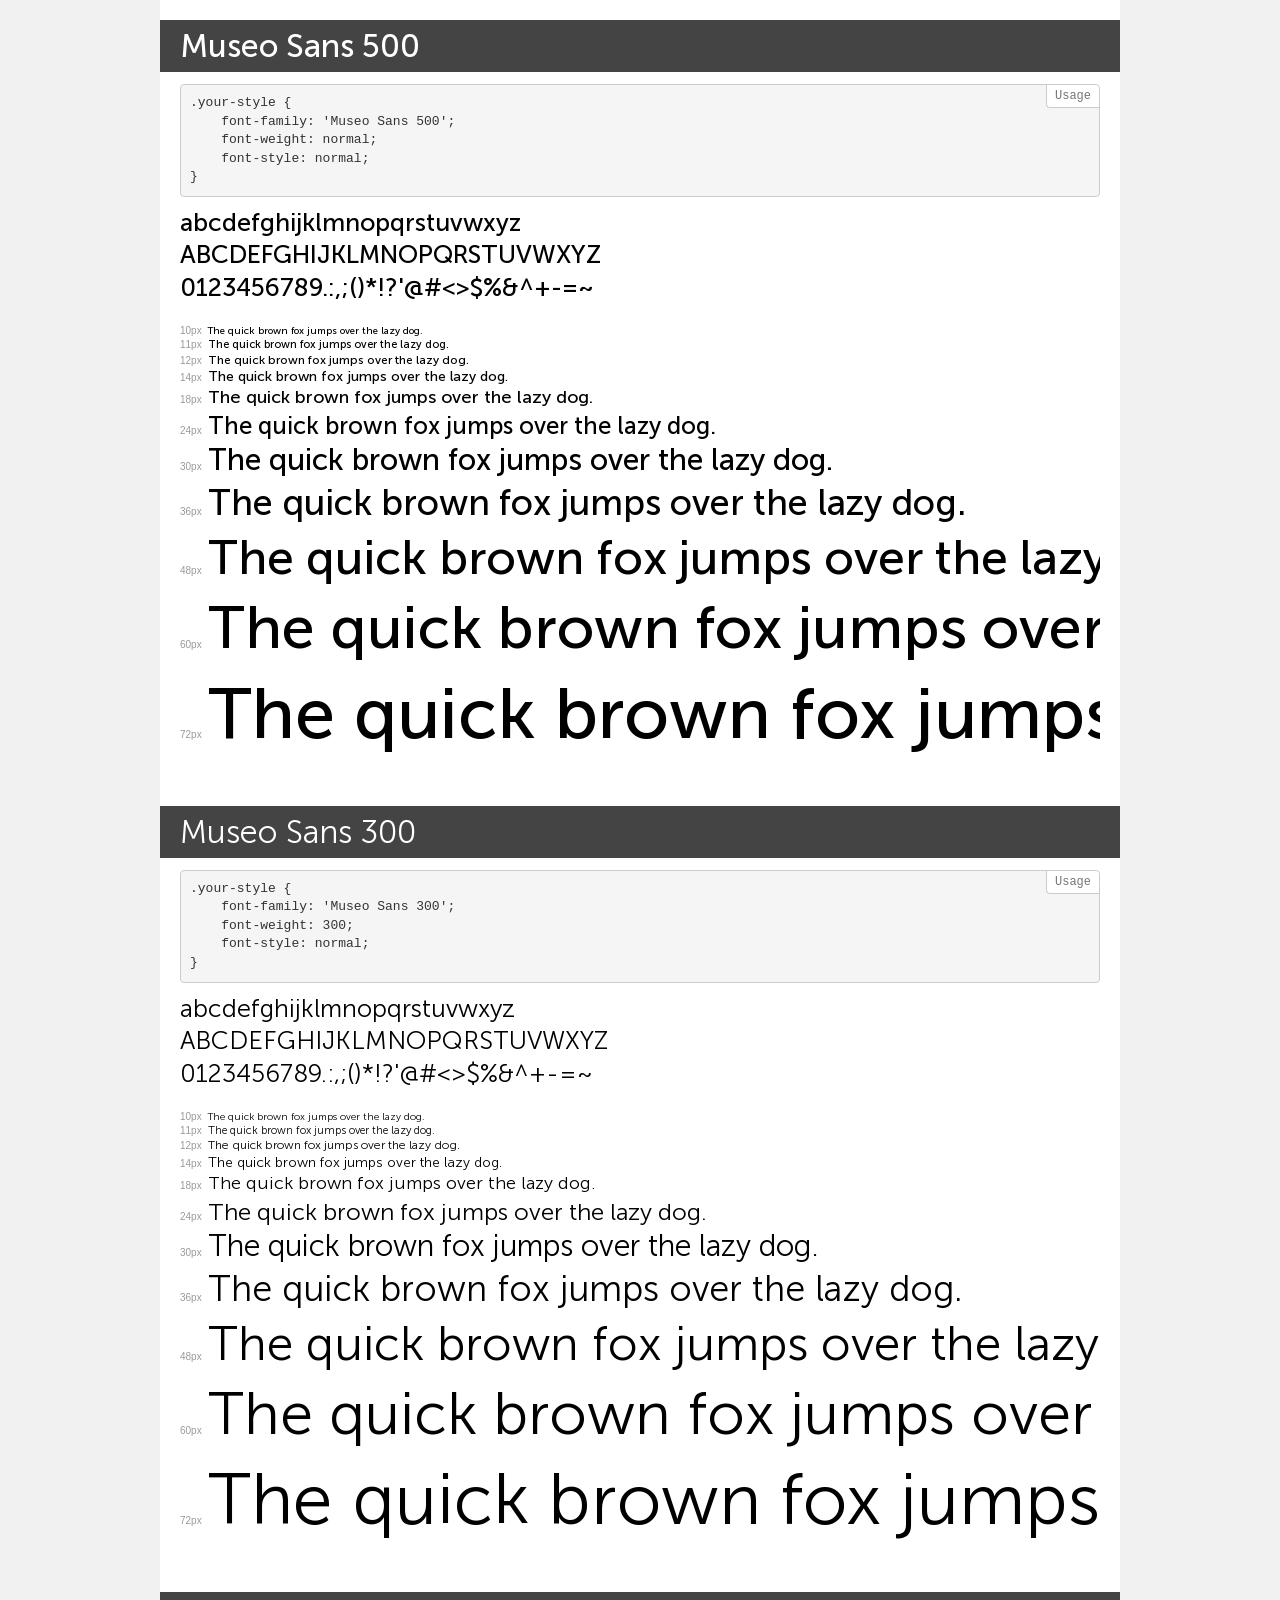
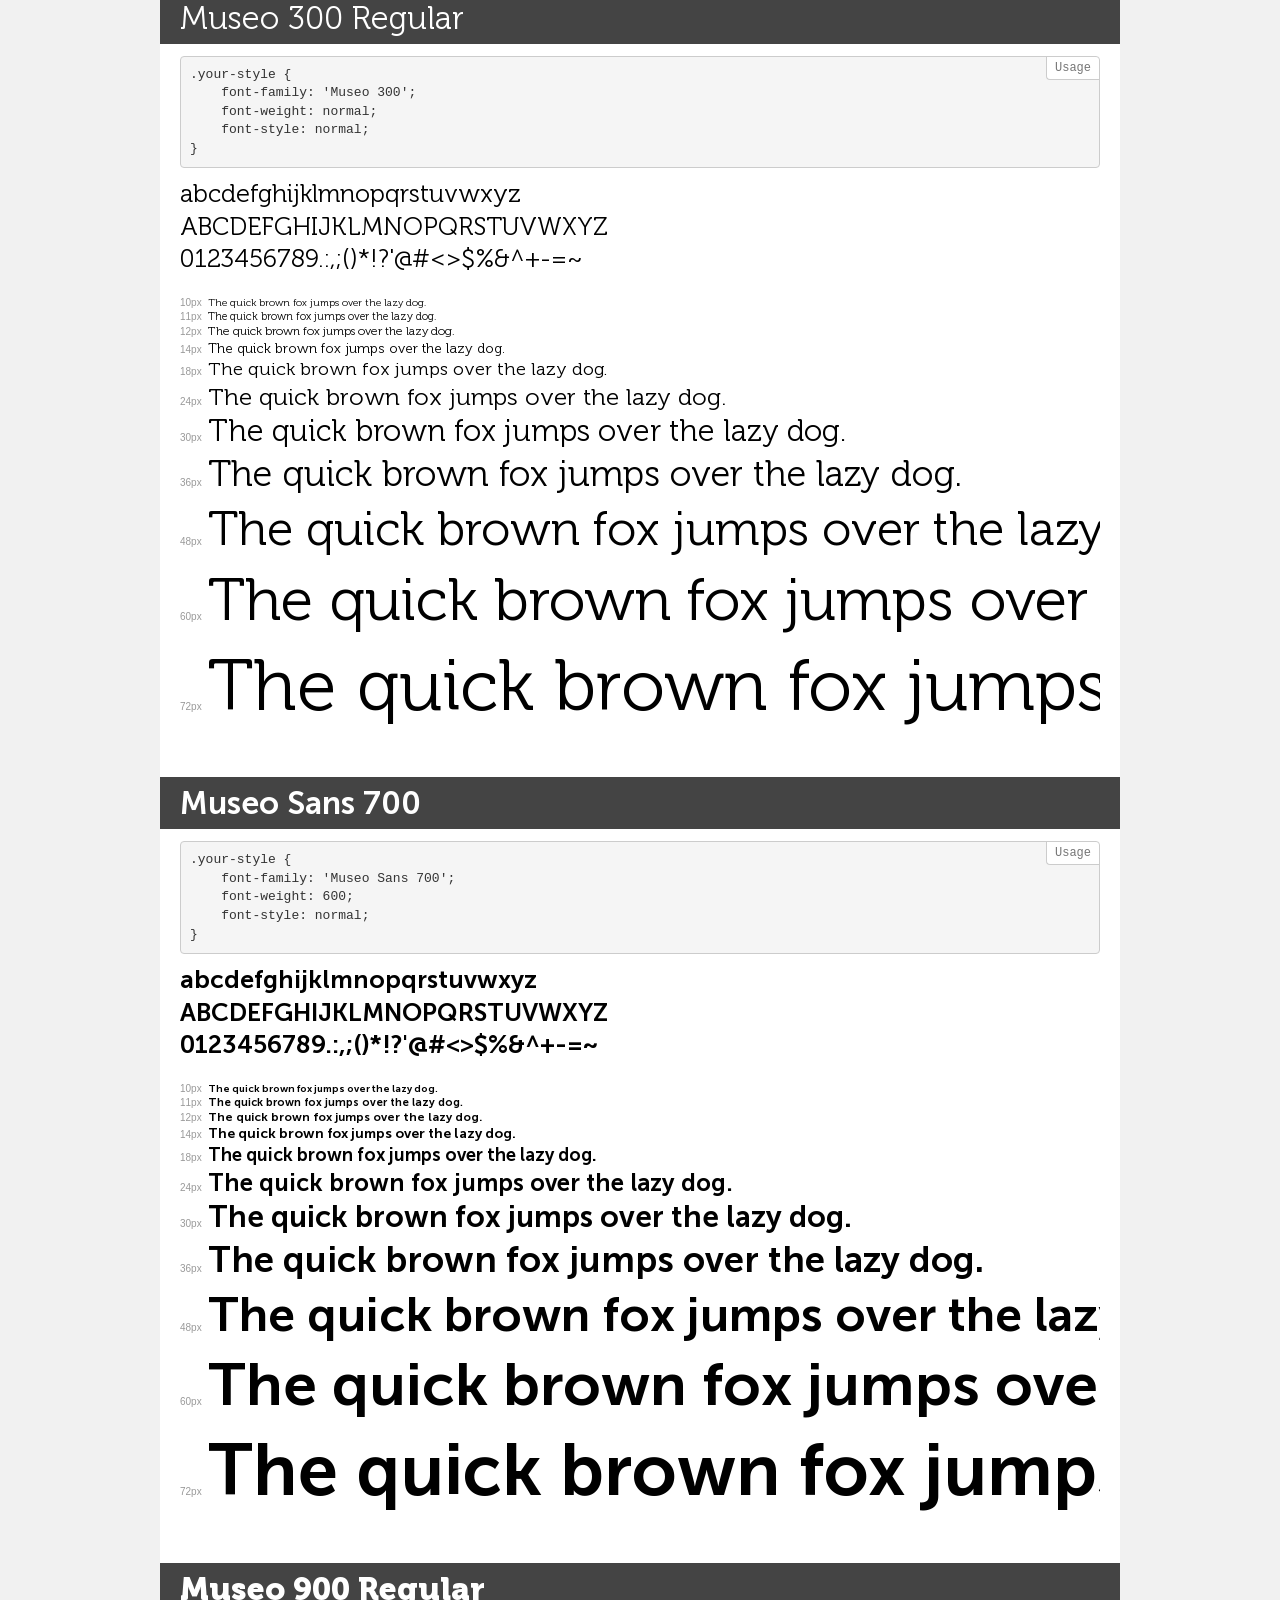
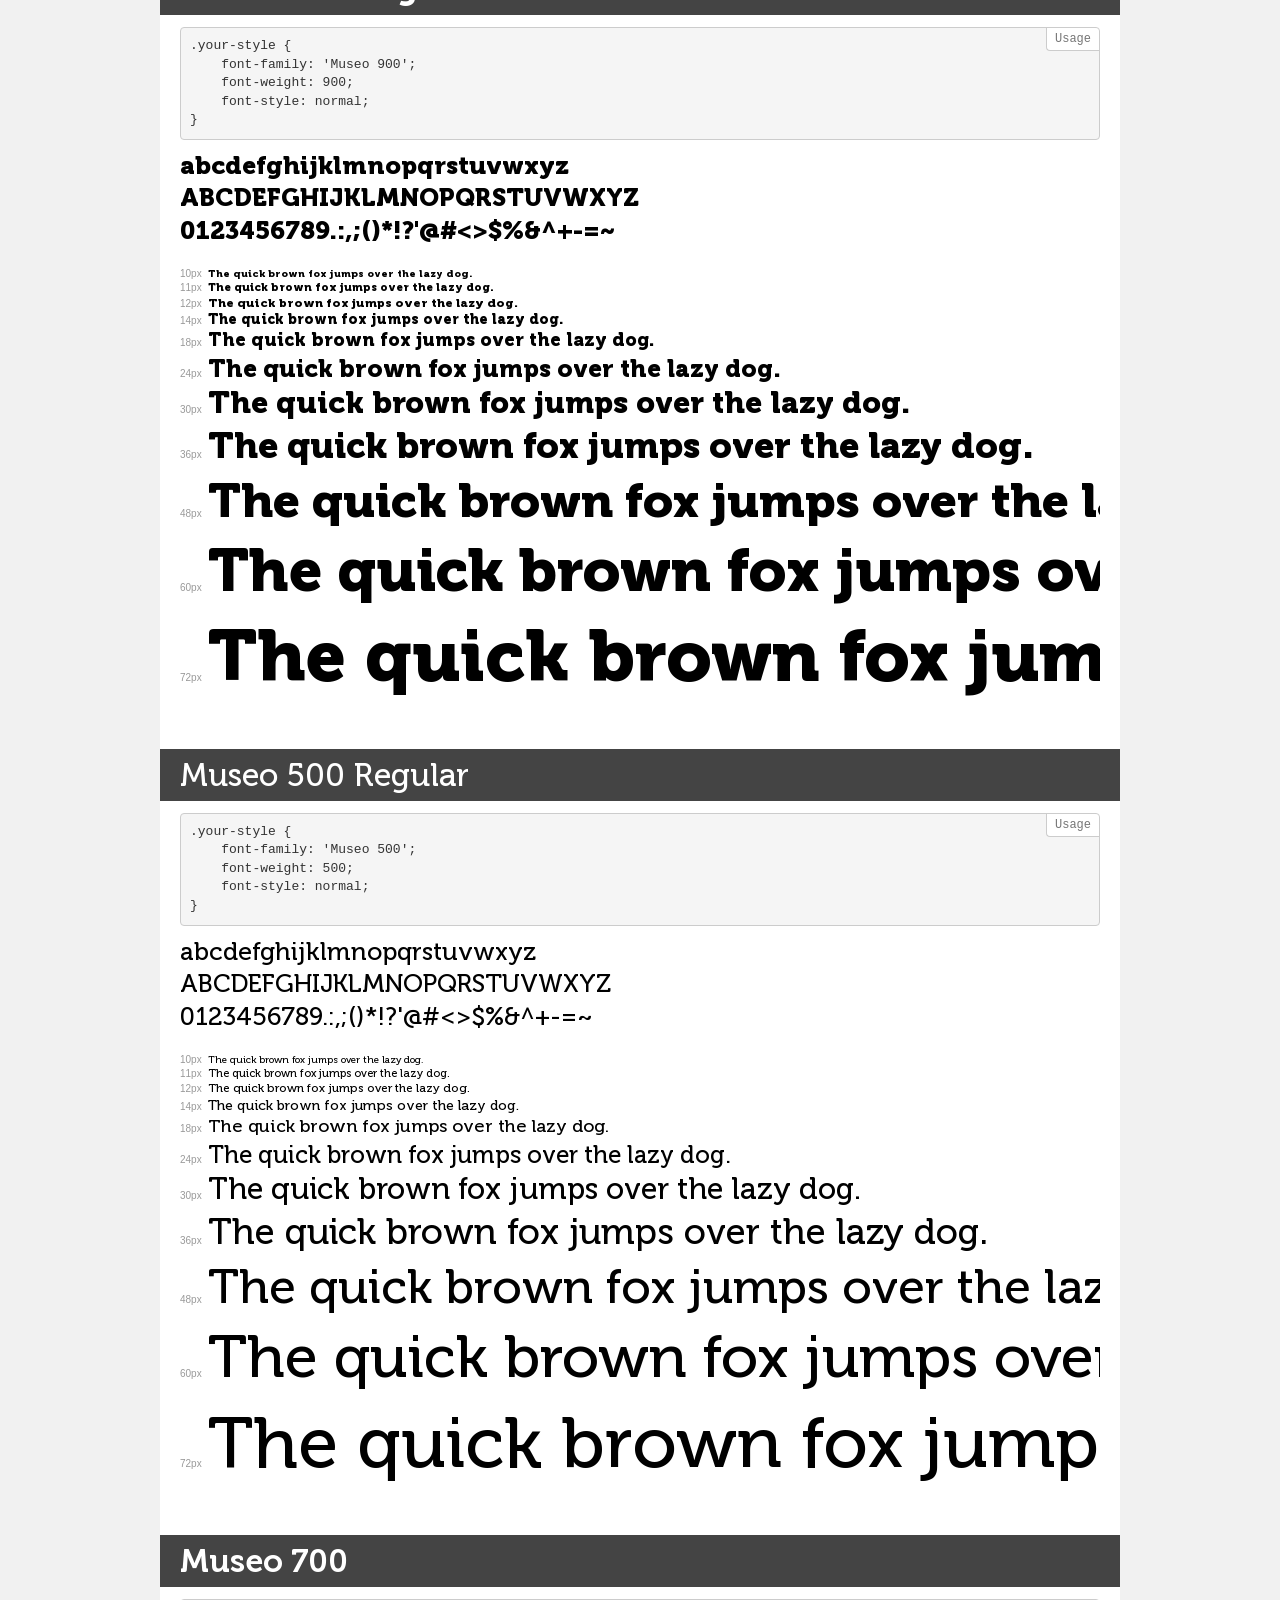
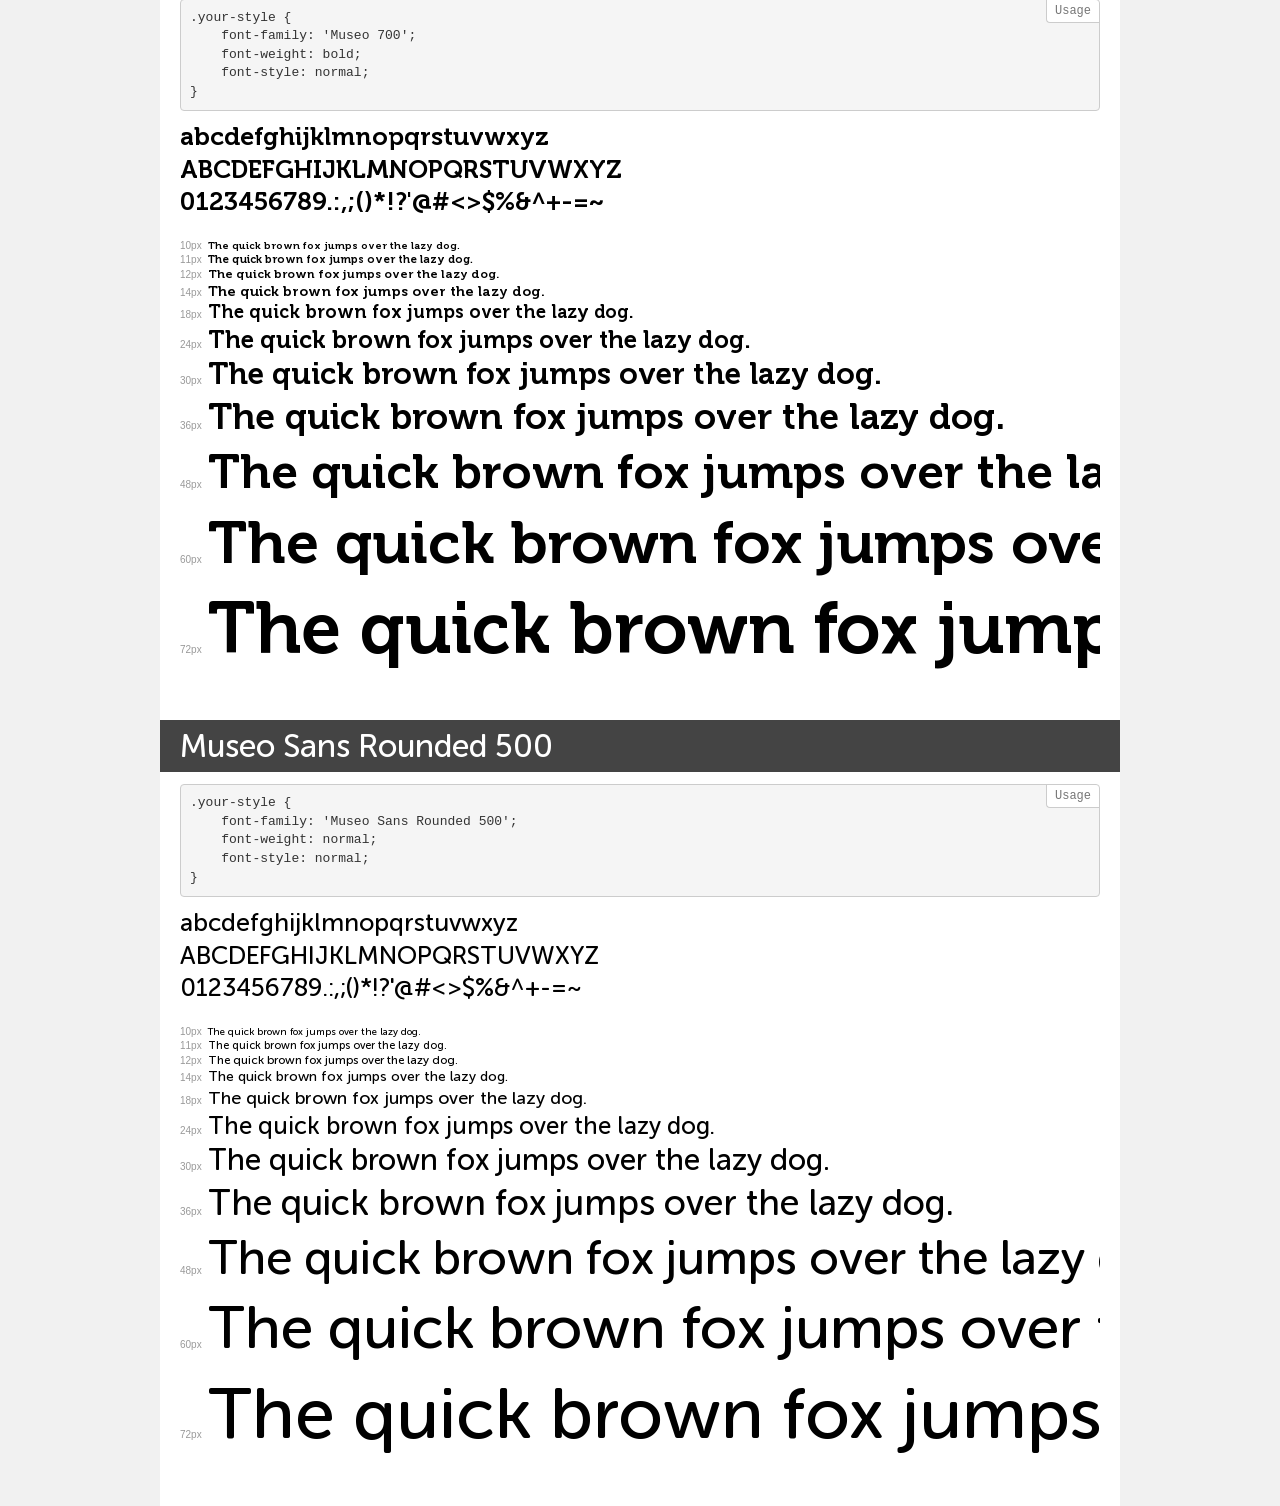
<file: GYVERNY/museo-fonts/demo.html>
<!DOCTYPE html>
<html>
<head>
    <meta charset="utf-8">
    <meta http-equiv="X-UA-Compatible" content="IE=edge">
    <meta name="viewport" content="width=device-width, initial-scale=1">
    <meta name="robots" content="noindex, noarchive">
    <meta name="format-detection" content="telephone=no">
    <title>Transfonter demo</title>
    <link href="stylesheet.css" rel="stylesheet">
    <style>
        /*
        http://meyerweb.com/eric/tools/css/reset/
        v2.0 | 20110126
        License: none (public domain)
        */
        html, body, div, span, applet, object, iframe,
        h1, h2, h3, h4, h5, h6, p, blockquote, pre,
        a, abbr, acronym, address, big, cite, code,
        del, dfn, em, img, ins, kbd, q, s, samp,
        small, strike, strong, sub, sup, tt, var,
        b, u, i, center,
        dl, dt, dd, ol, ul, li,
        fieldset, form, label, legend,
        table, caption, tbody, tfoot, thead, tr, th, td,
        article, aside, canvas, details, embed,
        figure, figcaption, footer, header, hgroup,
        menu, nav, output, ruby, section, summary,
        time, mark, audio, video {
            margin: 0;
            padding: 0;
            border: 0;
            font-size: 100%;
            font: inherit;
            vertical-align: baseline;
        }
        /* HTML5 display-role reset for older browsers */
        article, aside, details, figcaption, figure,
        footer, header, hgroup, menu, nav, section {
            display: block;
        }
        body {
            line-height: 1;
        }
        ol, ul {
            list-style: none;
        }
        blockquote, q {
            quotes: none;
        }
        blockquote:before, blockquote:after,
        q:before, q:after {
            content: '';
            content: none;
        }
        table {
            border-collapse: collapse;
            border-spacing: 0;
        }
        /* common styles */
        body {
            background: #f1f1f1;
            color: #000;
        }
        .page {
            background: #fff;
            width: 920px;
            margin: 0 auto;
            padding: 20px 20px 0 20px;
            overflow: hidden;
        }
        .font-container {
            overflow-x: auto;
            overflow-y: hidden;
            margin-bottom: 40px;
            line-height: 1.3;
            white-space: nowrap;
            padding-bottom: 5px;
        }
        h1 {
            position: relative;
            background: #444;
            font-size: 32px;
            color: #fff;
            padding: 10px 20px;
            margin: 0 -20px 12px -20px;
        }
        .letters {
            font-size: 25px;
            margin-bottom: 20px;
        }
        .s10:before {
            content: '10px';
        }
        .s11:before {
            content: '11px';
        }
        .s12:before {
            content: '12px';
        }
        .s14:before {
            content: '14px';
        }
        .s18:before {
            content: '18px';
        }
        .s24:before {
            content: '24px';
        }
        .s30:before {
            content: '30px';
        }
        .s36:before {
            content: '36px';
        }
        .s48:before {
            content: '48px';
        }
        .s60:before {
            content: '60px';
        }
        .s72:before {
            content: '72px';
        }
        .s10:before, .s11:before, .s12:before, .s14:before,
        .s18:before, .s24:before, .s30:before, .s36:before,
        .s48:before, .s60:before, .s72:before {
            font-family: Arial, sans-serif;
            font-size: 10px;
            font-weight: normal;
            font-style: normal;
            color: #999;
            padding-right: 6px;
        }
        pre {
            display: block;
            position: relative;
            padding: 9px;
            margin: 0 0 10px;
            font-family: Monaco, Menlo, Consolas, "Courier New", monospace !important;
            font-size: 13px;
            line-height: 1.428571429;
            color: #333;
            font-weight: normal !important;
            font-style: normal !important;
            background-color: #f5f5f5;
            border: 1px solid #ccc;
            overflow-x: auto;
            border-radius: 4px;
        }
        pre:after {
            display: block;
            position: absolute;
            right: 0;
            top: 0;
            content: 'Usage';
            line-height: 1;
            padding: 5px 8px;
            font-size: 12px;
            color: #767676;
            background-color: #fff;
            border: 1px solid #ccc;
            border-right: none;
            border-top: none;
            border-radius: 0 4px 0 4px;
            z-index: 10;
        }
        /* responsive */
        @media (max-width: 959px) {
            .page {
                width: auto;
                margin: 0;
            }
        }
    </style>
</head>
<body>
<div class="page">
    <div class="demo" style="font-family: 'Museo Sans 500'; font-weight: normal; font-style: normal;">
        <h1>Museo Sans 500</h1>
        <pre>.your-style {
    font-family: 'Museo Sans 500';
    font-weight: normal;
    font-style: normal;
}</pre>
        <div class="font-container">
            <p class="letters">
                abcdefghijklmnopqrstuvwxyz<br>
ABCDEFGHIJKLMNOPQRSTUVWXYZ<br>
                0123456789.:,;()*!?'@#<>$%&^+-=~
            </p>
            <p class="s10" style="font-size: 10px;">The quick brown fox jumps over the lazy dog.</p>
            <p class="s11" style="font-size: 11px;">The quick brown fox jumps over the lazy dog.</p>
            <p class="s12" style="font-size: 12px;">The quick brown fox jumps over the lazy dog.</p>
            <p class="s14" style="font-size: 14px;">The quick brown fox jumps over the lazy dog.</p>
            <p class="s18" style="font-size: 18px;">The quick brown fox jumps over the lazy dog.</p>
            <p class="s24" style="font-size: 24px;">The quick brown fox jumps over the lazy dog.</p>
            <p class="s30" style="font-size: 30px;">The quick brown fox jumps over the lazy dog.</p>
            <p class="s36" style="font-size: 36px;">The quick brown fox jumps over the lazy dog.</p>
            <p class="s48" style="font-size: 48px;">The quick brown fox jumps over the lazy dog.</p>
            <p class="s60" style="font-size: 60px;">The quick brown fox jumps over the lazy dog.</p>
            <p class="s72" style="font-size: 72px;">The quick brown fox jumps over the lazy dog.</p>
        </div>
    </div>
    <div class="demo" style="font-family: 'Museo Sans 300'; font-weight: 300; font-style: normal;">
        <h1>Museo Sans 300</h1>
        <pre>.your-style {
    font-family: 'Museo Sans 300';
    font-weight: 300;
    font-style: normal;
}</pre>
        <div class="font-container">
            <p class="letters">
                abcdefghijklmnopqrstuvwxyz<br>
ABCDEFGHIJKLMNOPQRSTUVWXYZ<br>
                0123456789.:,;()*!?'@#<>$%&^+-=~
            </p>
            <p class="s10" style="font-size: 10px;">The quick brown fox jumps over the lazy dog.</p>
            <p class="s11" style="font-size: 11px;">The quick brown fox jumps over the lazy dog.</p>
            <p class="s12" style="font-size: 12px;">The quick brown fox jumps over the lazy dog.</p>
            <p class="s14" style="font-size: 14px;">The quick brown fox jumps over the lazy dog.</p>
            <p class="s18" style="font-size: 18px;">The quick brown fox jumps over the lazy dog.</p>
            <p class="s24" style="font-size: 24px;">The quick brown fox jumps over the lazy dog.</p>
            <p class="s30" style="font-size: 30px;">The quick brown fox jumps over the lazy dog.</p>
            <p class="s36" style="font-size: 36px;">The quick brown fox jumps over the lazy dog.</p>
            <p class="s48" style="font-size: 48px;">The quick brown fox jumps over the lazy dog.</p>
            <p class="s60" style="font-size: 60px;">The quick brown fox jumps over the lazy dog.</p>
            <p class="s72" style="font-size: 72px;">The quick brown fox jumps over the lazy dog.</p>
        </div>
    </div>
    <div class="demo" style="font-family: 'Museo 300'; font-weight: normal; font-style: normal;">
        <h1>Museo 300 Regular</h1>
        <pre>.your-style {
    font-family: 'Museo 300';
    font-weight: normal;
    font-style: normal;
}</pre>
        <div class="font-container">
            <p class="letters">
                abcdefghijklmnopqrstuvwxyz<br>
ABCDEFGHIJKLMNOPQRSTUVWXYZ<br>
                0123456789.:,;()*!?'@#<>$%&^+-=~
            </p>
            <p class="s10" style="font-size: 10px;">The quick brown fox jumps over the lazy dog.</p>
            <p class="s11" style="font-size: 11px;">The quick brown fox jumps over the lazy dog.</p>
            <p class="s12" style="font-size: 12px;">The quick brown fox jumps over the lazy dog.</p>
            <p class="s14" style="font-size: 14px;">The quick brown fox jumps over the lazy dog.</p>
            <p class="s18" style="font-size: 18px;">The quick brown fox jumps over the lazy dog.</p>
            <p class="s24" style="font-size: 24px;">The quick brown fox jumps over the lazy dog.</p>
            <p class="s30" style="font-size: 30px;">The quick brown fox jumps over the lazy dog.</p>
            <p class="s36" style="font-size: 36px;">The quick brown fox jumps over the lazy dog.</p>
            <p class="s48" style="font-size: 48px;">The quick brown fox jumps over the lazy dog.</p>
            <p class="s60" style="font-size: 60px;">The quick brown fox jumps over the lazy dog.</p>
            <p class="s72" style="font-size: 72px;">The quick brown fox jumps over the lazy dog.</p>
        </div>
    </div>
    <div class="demo" style="font-family: 'Museo Sans 700'; font-weight: 600; font-style: normal;">
        <h1>Museo Sans 700</h1>
        <pre>.your-style {
    font-family: 'Museo Sans 700';
    font-weight: 600;
    font-style: normal;
}</pre>
        <div class="font-container">
            <p class="letters">
                abcdefghijklmnopqrstuvwxyz<br>
ABCDEFGHIJKLMNOPQRSTUVWXYZ<br>
                0123456789.:,;()*!?'@#<>$%&^+-=~
            </p>
            <p class="s10" style="font-size: 10px;">The quick brown fox jumps over the lazy dog.</p>
            <p class="s11" style="font-size: 11px;">The quick brown fox jumps over the lazy dog.</p>
            <p class="s12" style="font-size: 12px;">The quick brown fox jumps over the lazy dog.</p>
            <p class="s14" style="font-size: 14px;">The quick brown fox jumps over the lazy dog.</p>
            <p class="s18" style="font-size: 18px;">The quick brown fox jumps over the lazy dog.</p>
            <p class="s24" style="font-size: 24px;">The quick brown fox jumps over the lazy dog.</p>
            <p class="s30" style="font-size: 30px;">The quick brown fox jumps over the lazy dog.</p>
            <p class="s36" style="font-size: 36px;">The quick brown fox jumps over the lazy dog.</p>
            <p class="s48" style="font-size: 48px;">The quick brown fox jumps over the lazy dog.</p>
            <p class="s60" style="font-size: 60px;">The quick brown fox jumps over the lazy dog.</p>
            <p class="s72" style="font-size: 72px;">The quick brown fox jumps over the lazy dog.</p>
        </div>
    </div>
    <div class="demo" style="font-family: 'Museo 900'; font-weight: 900; font-style: normal;">
        <h1>Museo 900 Regular</h1>
        <pre>.your-style {
    font-family: 'Museo 900';
    font-weight: 900;
    font-style: normal;
}</pre>
        <div class="font-container">
            <p class="letters">
                abcdefghijklmnopqrstuvwxyz<br>
ABCDEFGHIJKLMNOPQRSTUVWXYZ<br>
                0123456789.:,;()*!?'@#<>$%&^+-=~
            </p>
            <p class="s10" style="font-size: 10px;">The quick brown fox jumps over the lazy dog.</p>
            <p class="s11" style="font-size: 11px;">The quick brown fox jumps over the lazy dog.</p>
            <p class="s12" style="font-size: 12px;">The quick brown fox jumps over the lazy dog.</p>
            <p class="s14" style="font-size: 14px;">The quick brown fox jumps over the lazy dog.</p>
            <p class="s18" style="font-size: 18px;">The quick brown fox jumps over the lazy dog.</p>
            <p class="s24" style="font-size: 24px;">The quick brown fox jumps over the lazy dog.</p>
            <p class="s30" style="font-size: 30px;">The quick brown fox jumps over the lazy dog.</p>
            <p class="s36" style="font-size: 36px;">The quick brown fox jumps over the lazy dog.</p>
            <p class="s48" style="font-size: 48px;">The quick brown fox jumps over the lazy dog.</p>
            <p class="s60" style="font-size: 60px;">The quick brown fox jumps over the lazy dog.</p>
            <p class="s72" style="font-size: 72px;">The quick brown fox jumps over the lazy dog.</p>
        </div>
    </div>
    <div class="demo" style="font-family: 'Museo 500'; font-weight: 500; font-style: normal;">
        <h1>Museo 500 Regular</h1>
        <pre>.your-style {
    font-family: 'Museo 500';
    font-weight: 500;
    font-style: normal;
}</pre>
        <div class="font-container">
            <p class="letters">
                abcdefghijklmnopqrstuvwxyz<br>
ABCDEFGHIJKLMNOPQRSTUVWXYZ<br>
                0123456789.:,;()*!?'@#<>$%&^+-=~
            </p>
            <p class="s10" style="font-size: 10px;">The quick brown fox jumps over the lazy dog.</p>
            <p class="s11" style="font-size: 11px;">The quick brown fox jumps over the lazy dog.</p>
            <p class="s12" style="font-size: 12px;">The quick brown fox jumps over the lazy dog.</p>
            <p class="s14" style="font-size: 14px;">The quick brown fox jumps over the lazy dog.</p>
            <p class="s18" style="font-size: 18px;">The quick brown fox jumps over the lazy dog.</p>
            <p class="s24" style="font-size: 24px;">The quick brown fox jumps over the lazy dog.</p>
            <p class="s30" style="font-size: 30px;">The quick brown fox jumps over the lazy dog.</p>
            <p class="s36" style="font-size: 36px;">The quick brown fox jumps over the lazy dog.</p>
            <p class="s48" style="font-size: 48px;">The quick brown fox jumps over the lazy dog.</p>
            <p class="s60" style="font-size: 60px;">The quick brown fox jumps over the lazy dog.</p>
            <p class="s72" style="font-size: 72px;">The quick brown fox jumps over the lazy dog.</p>
        </div>
    </div>
    <div class="demo" style="font-family: 'Museo 700'; font-weight: bold; font-style: normal;">
        <h1>Museo 700</h1>
        <pre>.your-style {
    font-family: 'Museo 700';
    font-weight: bold;
    font-style: normal;
}</pre>
        <div class="font-container">
            <p class="letters">
                abcdefghijklmnopqrstuvwxyz<br>
ABCDEFGHIJKLMNOPQRSTUVWXYZ<br>
                0123456789.:,;()*!?'@#<>$%&^+-=~
            </p>
            <p class="s10" style="font-size: 10px;">The quick brown fox jumps over the lazy dog.</p>
            <p class="s11" style="font-size: 11px;">The quick brown fox jumps over the lazy dog.</p>
            <p class="s12" style="font-size: 12px;">The quick brown fox jumps over the lazy dog.</p>
            <p class="s14" style="font-size: 14px;">The quick brown fox jumps over the lazy dog.</p>
            <p class="s18" style="font-size: 18px;">The quick brown fox jumps over the lazy dog.</p>
            <p class="s24" style="font-size: 24px;">The quick brown fox jumps over the lazy dog.</p>
            <p class="s30" style="font-size: 30px;">The quick brown fox jumps over the lazy dog.</p>
            <p class="s36" style="font-size: 36px;">The quick brown fox jumps over the lazy dog.</p>
            <p class="s48" style="font-size: 48px;">The quick brown fox jumps over the lazy dog.</p>
            <p class="s60" style="font-size: 60px;">The quick brown fox jumps over the lazy dog.</p>
            <p class="s72" style="font-size: 72px;">The quick brown fox jumps over the lazy dog.</p>
        </div>
    </div>
    <div class="demo" style="font-family: 'Museo Sans Rounded 500'; font-weight: normal; font-style: normal;">
        <h1>Museo Sans Rounded 500</h1>
        <pre>.your-style {
    font-family: 'Museo Sans Rounded 500';
    font-weight: normal;
    font-style: normal;
}</pre>
        <div class="font-container">
            <p class="letters">
                abcdefghijklmnopqrstuvwxyz<br>
ABCDEFGHIJKLMNOPQRSTUVWXYZ<br>
                0123456789.:,;()*!?'@#<>$%&^+-=~
            </p>
            <p class="s10" style="font-size: 10px;">The quick brown fox jumps over the lazy dog.</p>
            <p class="s11" style="font-size: 11px;">The quick brown fox jumps over the lazy dog.</p>
            <p class="s12" style="font-size: 12px;">The quick brown fox jumps over the lazy dog.</p>
            <p class="s14" style="font-size: 14px;">The quick brown fox jumps over the lazy dog.</p>
            <p class="s18" style="font-size: 18px;">The quick brown fox jumps over the lazy dog.</p>
            <p class="s24" style="font-size: 24px;">The quick brown fox jumps over the lazy dog.</p>
            <p class="s30" style="font-size: 30px;">The quick brown fox jumps over the lazy dog.</p>
            <p class="s36" style="font-size: 36px;">The quick brown fox jumps over the lazy dog.</p>
            <p class="s48" style="font-size: 48px;">The quick brown fox jumps over the lazy dog.</p>
            <p class="s60" style="font-size: 60px;">The quick brown fox jumps over the lazy dog.</p>
            <p class="s72" style="font-size: 72px;">The quick brown fox jumps over the lazy dog.</p>
        </div>
    </div>
</div>
</body>
</html>
</file>
<file: GYVERNY/museo-fonts/stylesheet.css>
@font-face {
    font-family: 'Museo Sans 500';
    src: url('MuseoSans-500.woff2') format('woff2'),
        url('MuseoSans-500.woff') format('woff');
    font-weight: normal;
    font-style: normal;
}

@font-face {
    font-family: 'Museo Sans 300';
    src: url('MuseoSans-300.woff2') format('woff2'),
        url('MuseoSans-300.woff') format('woff');
    font-weight: 300;
    font-style: normal;
}

@font-face {
    font-family: 'Museo 300';
    src: url('Museo300-Regular.woff2') format('woff2'),
        url('Museo300-Regular.woff') format('woff');
    font-weight: normal;
    font-style: normal;
}

@font-face {
    font-family: 'Museo Sans 700';
    src: url('MuseoSans-700.woff2') format('woff2'),
        url('MuseoSans-700.woff') format('woff');
    font-weight: 600;
    font-style: normal;
}

@font-face {
    font-family: 'Museo 900';
    src: url('Museo900-Regular.woff2') format('woff2'),
        url('Museo900-Regular.woff') format('woff');
    font-weight: 900;
    font-style: normal;
}

@font-face {
    font-family: 'Museo 500';
    src: url('Museo500-Regular.woff2') format('woff2'),
        url('Museo500-Regular.woff') format('woff');
    font-weight: 500;
    font-style: normal;
}

@font-face {
    font-family: 'Museo 700';
    src: url('Museo-700.woff2') format('woff2'),
        url('Museo-700.woff') format('woff');
    font-weight: bold;
    font-style: normal;
}

@font-face {
    font-family: 'Museo Sans Rounded 500';
    src: url('MuseoSansRounded-500.woff2') format('woff2'),
        url('MuseoSansRounded-500.woff') format('woff');
    font-weight: normal;
    font-style: normal;
}
</file>
